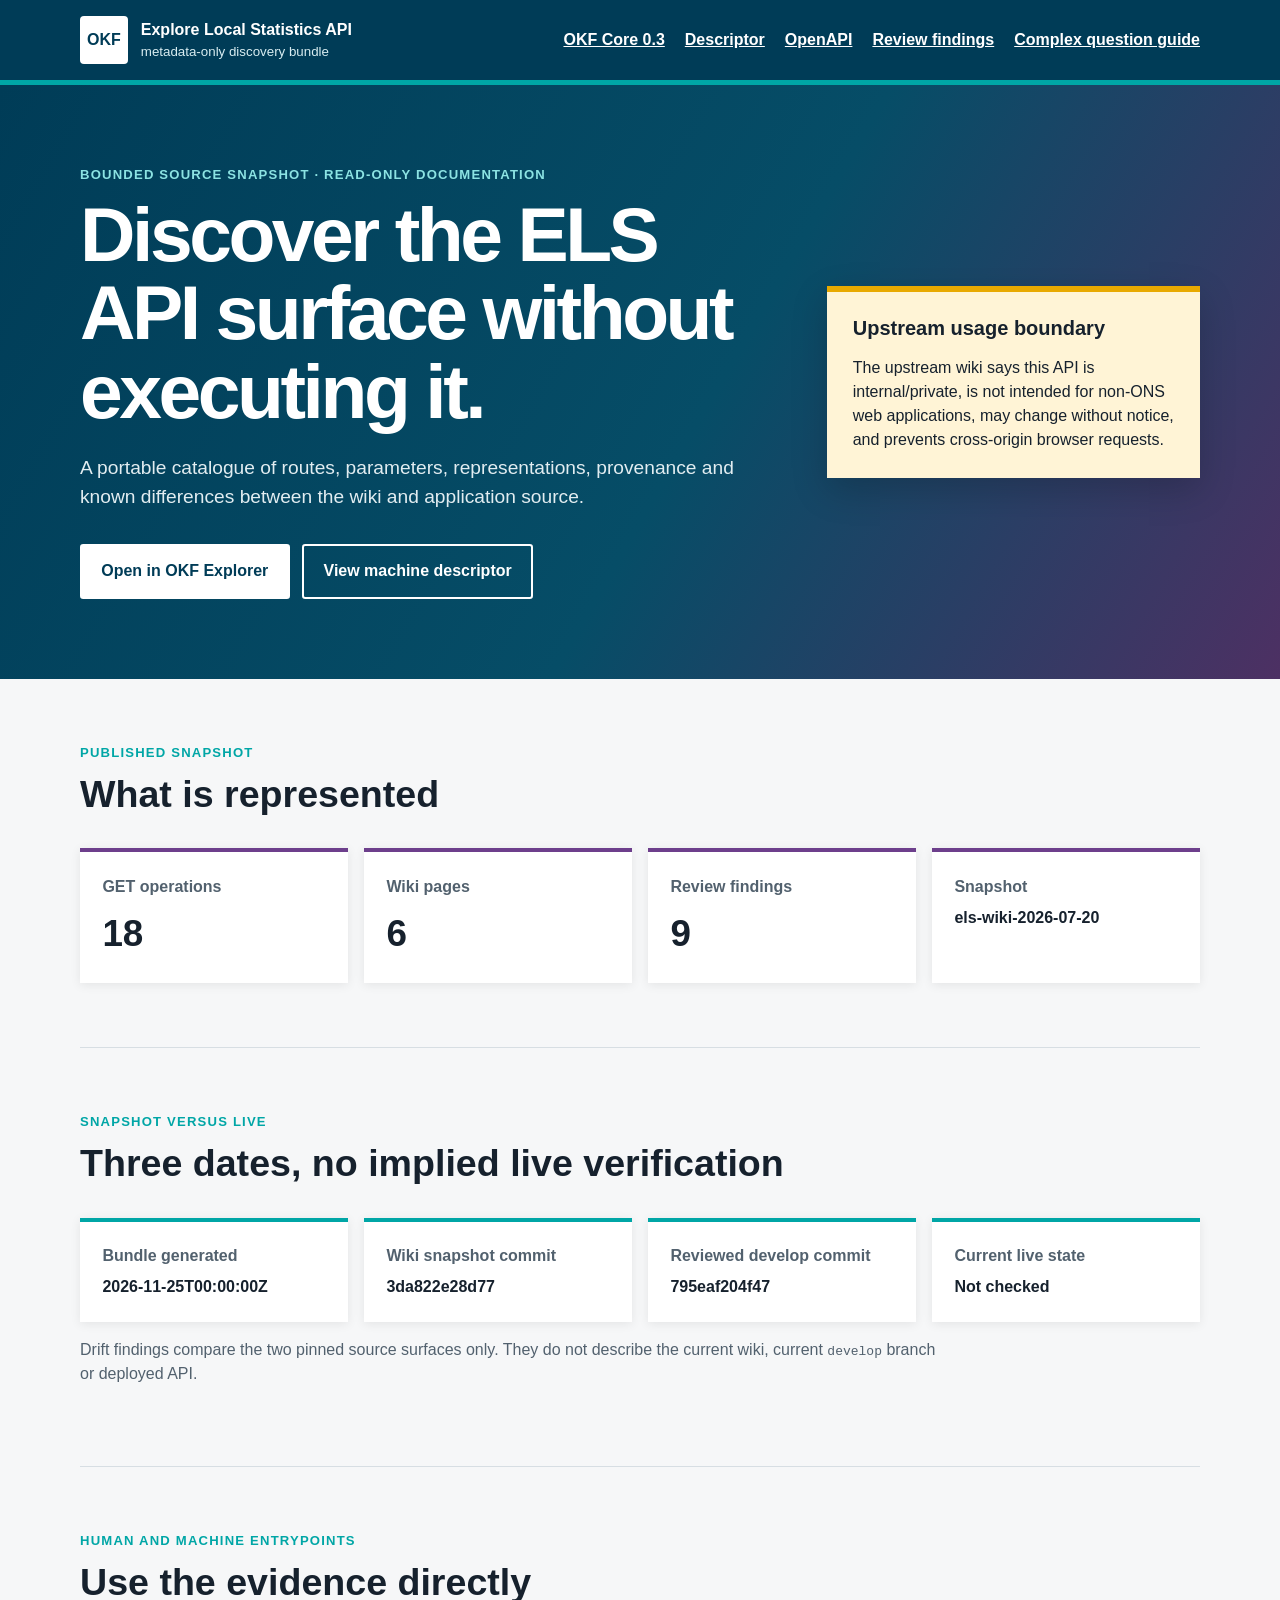
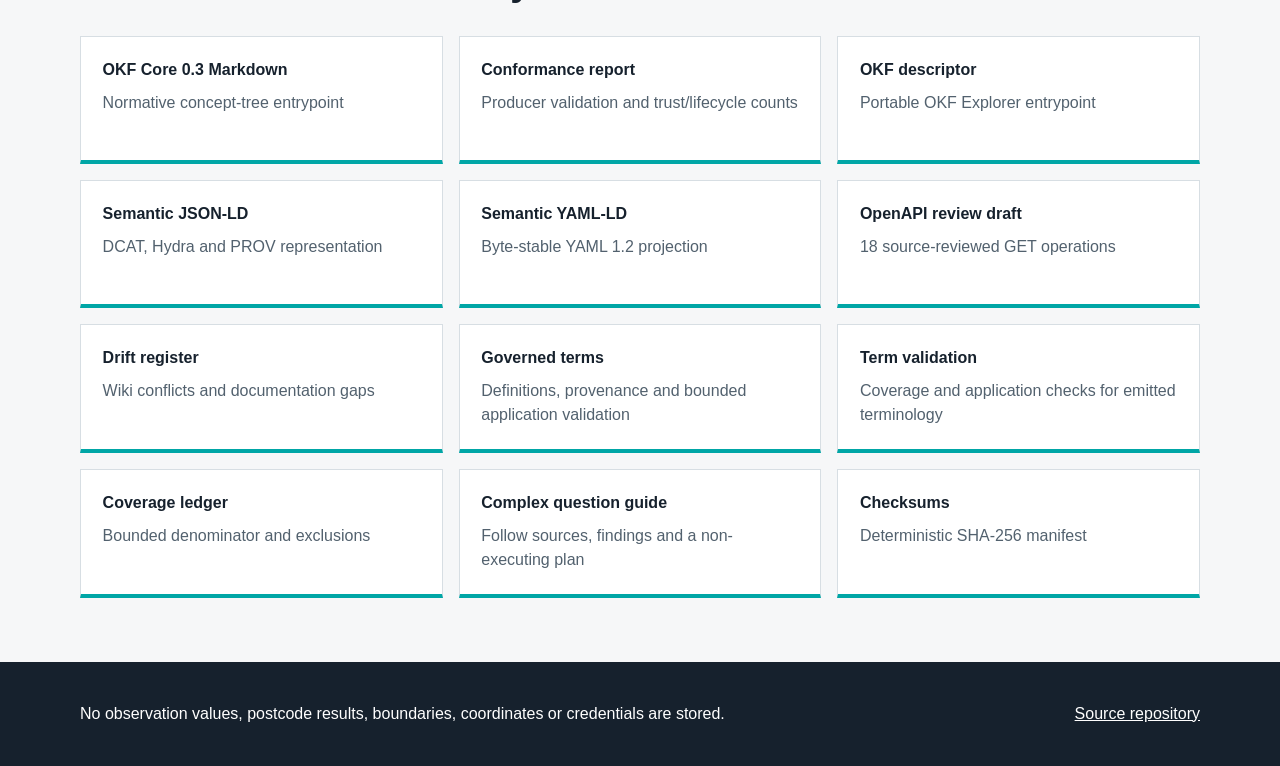
<file: bundle/index.html>
<!doctype html>
<html lang="en-GB">
<head>
  <meta charset="utf-8">
  <meta name="viewport" content="width=device-width, initial-scale=1">
  <meta name="description" content="Metadata-only OKF discovery bundle for the Explore Local Statistics internal API documentation.">
  <meta name="referrer" content="no-referrer">
  <meta http-equiv="Content-Security-Policy" content="default-src 'self'; style-src 'self'; img-src 'self'; object-src 'none'; base-uri 'self'; form-action 'none'">
  <title>Explore Local Statistics API · Open Knowledge Format</title>
  <link rel="stylesheet" href="site.css">
</head>
<body>
  <a class="skip-link" href="#main-content">Skip to bundle summary</a>
  <header class="site-header">
    <div class="shell header-inner">
      <a class="brand" href="./" aria-label="Explore Local Statistics API OKF home">
        <span class="brand-mark" aria-hidden="true">OKF</span>
        <span>
          <strong>Explore Local Statistics API</strong>
          <small>metadata-only discovery bundle</small>
        </span>
      </a>
      <nav aria-label="Bundle links">
        <a href="index.md">OKF Core 0.3</a>
        <a href="okf-explorer.json">Descriptor</a>
        <a href="data/openapi.json">OpenAPI</a>
        <a href="data/review/issues.json">Review findings</a>
        <a href="complex-question.html">Complex question guide</a>
      </nav>
    </div>
  </header>
  <main id="main-content">
    <section class="hero">
      <div class="shell hero-grid">
        <div>
          <p class="eyebrow">Bounded source snapshot · read-only documentation</p>
          <h1>Discover the ELS API surface without executing it.</h1>
          <p class="lede">
            A portable catalogue of routes, parameters, representations,
            provenance and known differences between the wiki and application source.
          </p>
          <div class="actions">
            <a class="button primary" href="https://chris-page-gov.github.io/okf-explorer/?bundle=https%3A%2F%2Fchris-page-gov.github.io%2Fokf-els-api%2Fokf-explorer.json%3Fversion%3D0.3.0" rel="noreferrer">
              Open in OKF Explorer
            </a>
            <a class="button secondary" href="okf-explorer.json">
              View machine descriptor
            </a>
          </div>
        </div>
        <aside class="warning" aria-labelledby="warning-title">
          <h2 id="warning-title">Upstream usage boundary</h2>
          <p>The upstream wiki says this API is internal/private, is not intended for non-ONS web applications, may change without notice, and prevents cross-origin browser requests.</p>
        </aside>
      </div>
    </section>
    <section class="shell summary" aria-labelledby="summary-title">
      <div>
        <p class="eyebrow">Published snapshot</p>
        <h2 id="summary-title">What is represented</h2>
      </div>
      <dl class="cards">
        <div><dt>GET operations</dt><dd>18</dd></div>
        <div><dt>Wiki pages</dt><dd>6</dd></div>
        <div><dt>Review findings</dt><dd>9</dd></div>
        <div><dt>Snapshot</dt><dd class="text-value">els-wiki-2026-07-20</dd></div>
      </dl>
    </section>
    <section class="shell temporal" aria-labelledby="temporal-title">
      <p class="eyebrow">Snapshot versus live</p>
      <h2 id="temporal-title">Three dates, no implied live verification</h2>
      <dl class="cards temporal-cards">
        <div><dt>Bundle generated</dt><dd class="text-value">2026-11-25T00:00:00Z</dd></div>
        <div><dt>Wiki snapshot commit</dt><dd class="text-value">3da822e28d77</dd></div>
        <div><dt>Reviewed develop commit</dt><dd class="text-value">795eaf204f47</dd></div>
        <div><dt>Current live state</dt><dd class="text-value">Not checked</dd></div>
      </dl>
      <p>
        Drift findings compare the two pinned source surfaces only. They do not
        describe the current wiki, current <code>develop</code> branch or deployed API.
      </p>
    </section>
    <section class="shell files" aria-labelledby="files-title">
      <p class="eyebrow">Human and machine entrypoints</p>
      <h2 id="files-title">Use the evidence directly</h2>
      <div class="file-grid">
        <a href="index.md"><strong>OKF Core 0.3 Markdown</strong><span>Normative concept-tree entrypoint</span></a>
        <a href="data/standards/okf-core-0.3.json"><strong>Conformance report</strong><span>Producer validation and trust/lifecycle counts</span></a>
        <a href="okf-explorer.json"><strong>OKF descriptor</strong><span>Portable OKF Explorer entrypoint</span></a>
        <a href="okf-bundle.jsonld"><strong>Semantic JSON-LD</strong><span>DCAT, Hydra and PROV representation</span></a>
        <a href="okf-bundle.yamlld"><strong>Semantic YAML-LD</strong><span>Byte-stable YAML 1.2 projection</span></a>
        <a href="data/openapi.json"><strong>OpenAPI review draft</strong><span>18 source-reviewed GET operations</span></a>
        <a href="data/review/issues.json"><strong>Drift register</strong><span>Wiki conflicts and documentation gaps</span></a>
        <a href="data/standards/terms.json"><strong>Governed terms</strong><span>Definitions, provenance and bounded application validation</span></a>
        <a href="data/standards/term-validation.json"><strong>Term validation</strong><span>Coverage and application checks for emitted terminology</span></a>
        <a href="data/coverage/ledger.json"><strong>Coverage ledger</strong><span>Bounded denominator and exclusions</span></a>
        <a href="complex-question.html"><strong>Complex question guide</strong><span>Follow sources, findings and a non-executing plan</span></a>
        <a href="checksums.json"><strong>Checksums</strong><span>Deterministic SHA-256 manifest</span></a>
      </div>
    </section>
  </main>
  <footer>
    <div class="shell">
      <p>No observation values, postcode results, boundaries, coordinates or credentials are stored.</p>
      <a href="https://github.com/chris-page-gov/okf-els-api">Source repository</a>
    </div>
  </footer>
</body>
</html>
</file>
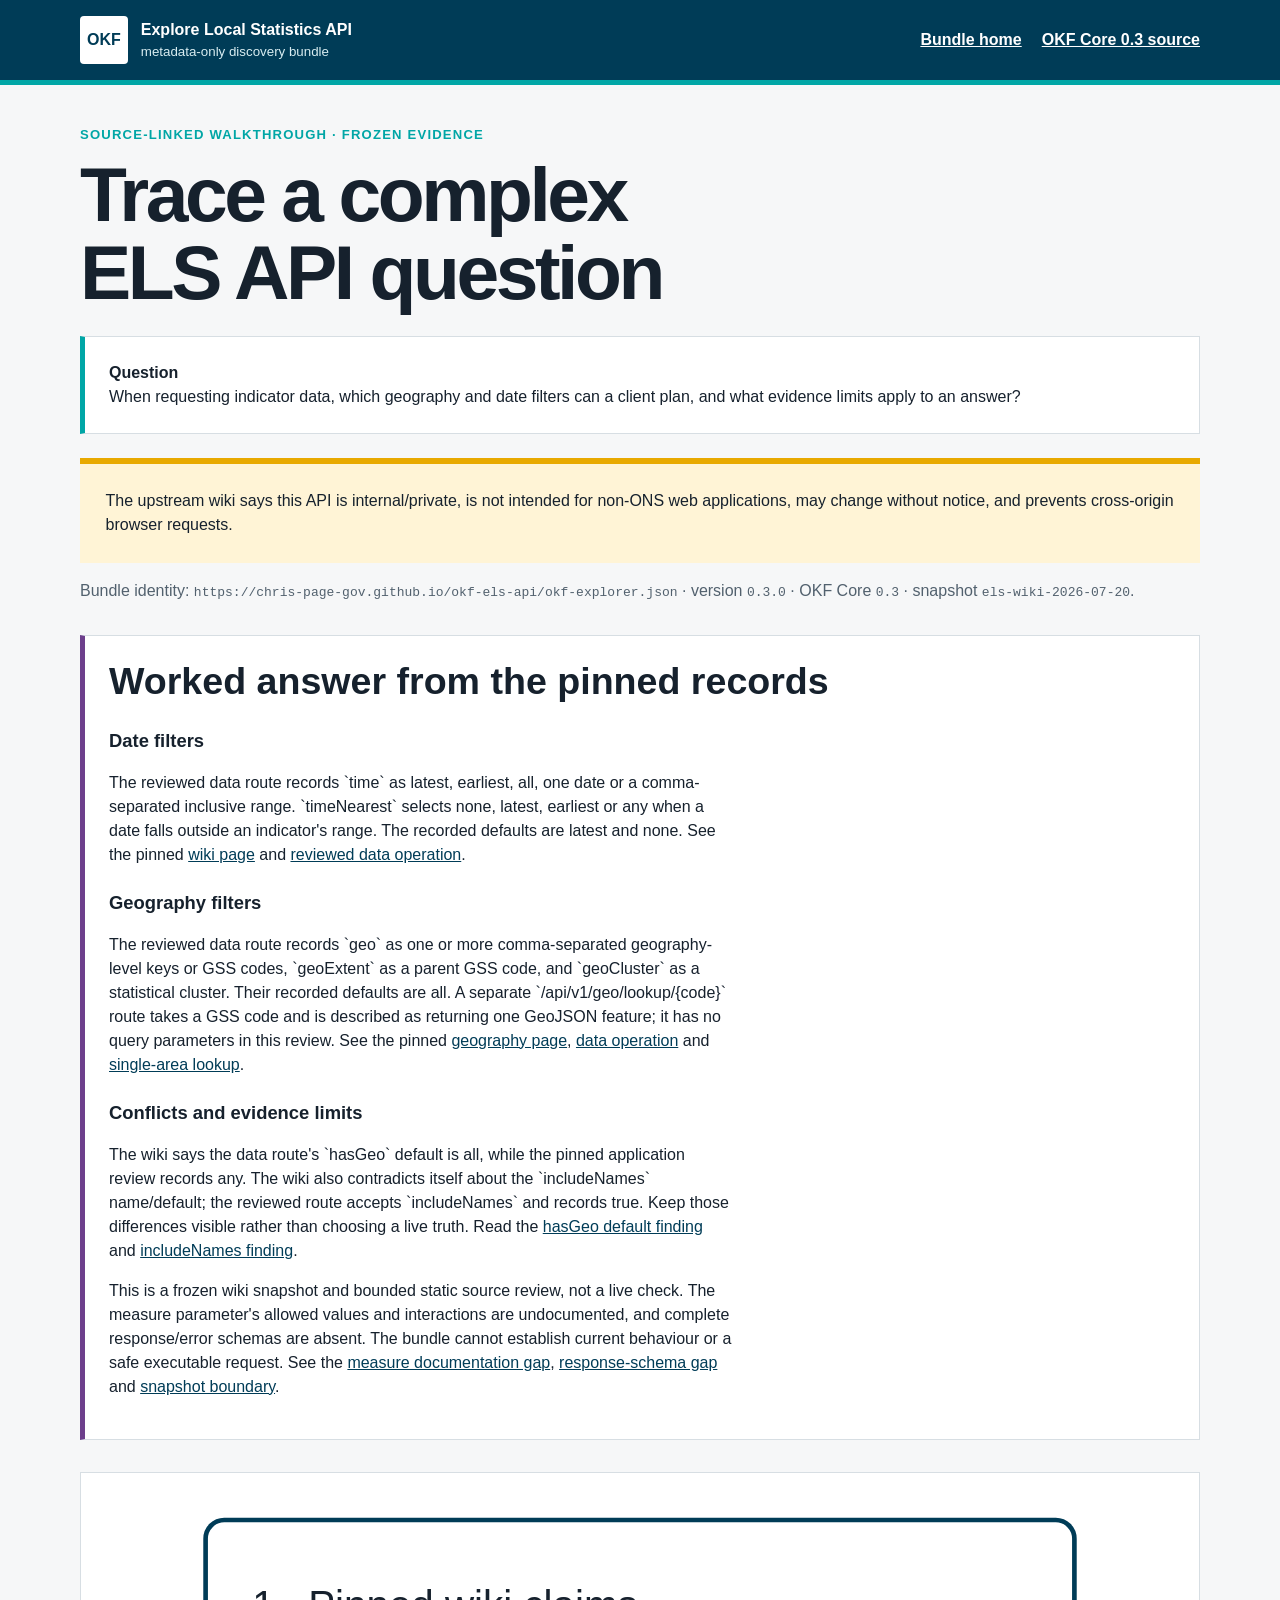
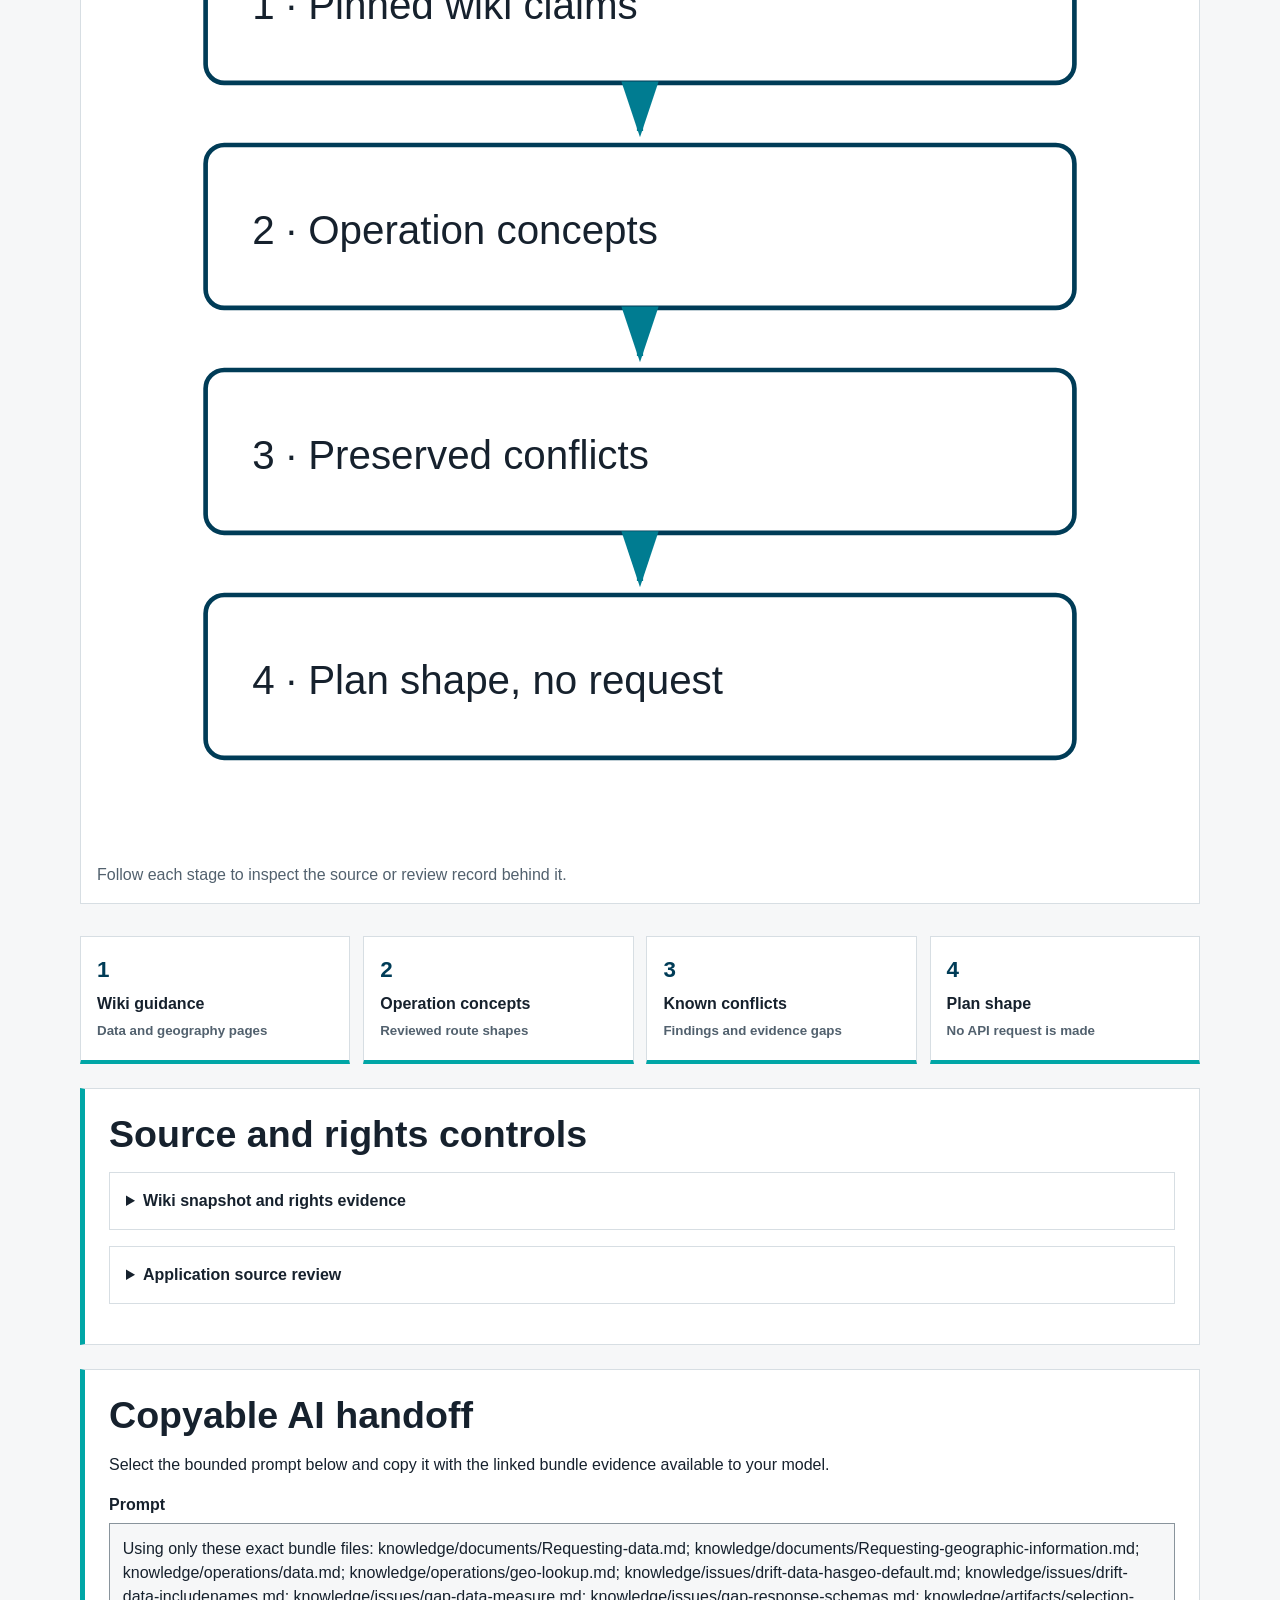
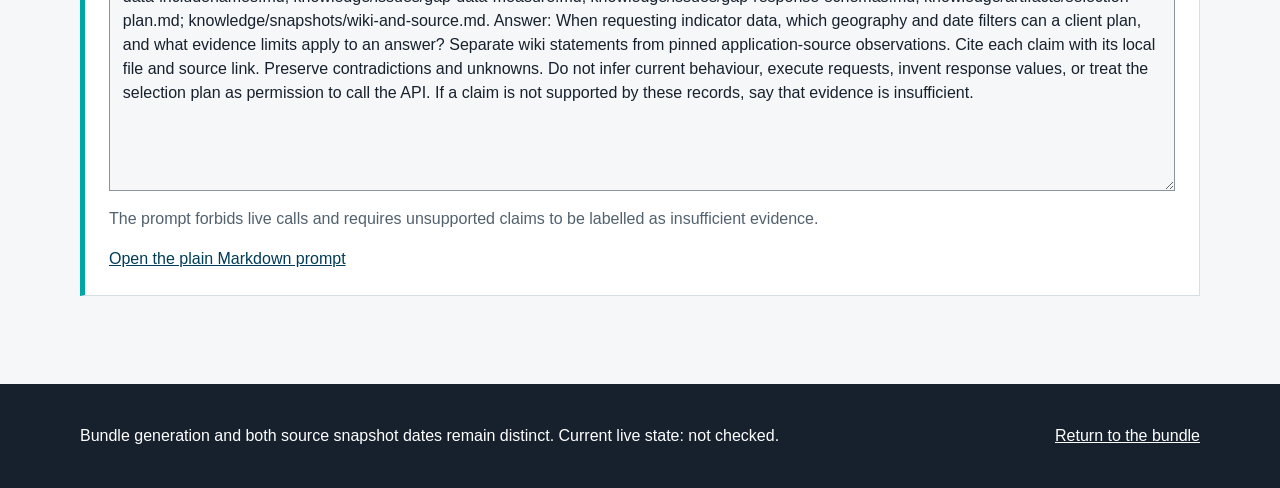
<file: bundle/complex-question.html>
<!doctype html>
<html lang="en-GB">
<head>
  <meta charset="utf-8">
  <meta name="viewport" content="width=device-width, initial-scale=1">
  <meta name="referrer" content="no-referrer">
  <meta http-equiv="Content-Security-Policy" content="default-src 'self'; style-src 'self'; img-src 'self'; object-src 'none'; base-uri 'self'; form-action 'none'">
  <title>Trace a complex ELS API question</title>
  <link rel="stylesheet" href="site.css">
</head>
<body class="question-page">
  <a class="skip-link" href="#main-content">Skip to the evidence guide</a>
  <header class="site-header"><div class="shell header-inner">
    <a class="brand" href="./"><span class="brand-mark" aria-hidden="true">OKF</span><span><strong>Explore Local Statistics API</strong><small>metadata-only discovery bundle</small></span></a>
    <nav aria-label="Bundle links"><a href="index.html">Bundle home</a><a href="index.md">OKF Core 0.3 source</a></nav>
  </div></header>
  <main id="main-content" class="shell question-main">
    <p class="eyebrow">Source-linked walkthrough · frozen evidence</p>
    <h1>Trace a complex ELS API question</h1>
    <p class="question-callout"><strong>Question</strong><br>When requesting indicator data, which geography and date filters can a client plan, and what evidence limits apply to an answer?</p>
    <p class="warning question-warning">The upstream wiki says this API is internal/private, is not intended for non-ONS web applications, may change without notice, and prevents cross-origin browser requests.</p>
    <p class="bundle-identity">Bundle identity: <code>https://chris-page-gov.github.io/okf-els-api/okf-explorer.json</code> · version <code>0.3.0</code> · OKF Core <code>0.3</code> · snapshot <code>els-wiki-2026-07-20</code>.</p>
    <section aria-labelledby="answer-title" class="worked-answer">
      <h2 id="answer-title">Worked answer from the pinned records</h2>
      <h3>Date filters</h3>
      <p>The reviewed data route records `time` as latest, earliest, all, one date or a comma-separated inclusive range. `timeNearest` selects none, latest, earliest or any when a date falls outside an indicator&#x27;s range. The recorded defaults are latest and none. See the pinned <a href="knowledge/documents/Requesting-data.md">wiki page</a> and <a href="knowledge/operations/data.md">reviewed data operation</a>.</p>
      <h3>Geography filters</h3>
      <p>The reviewed data route records `geo` as one or more comma-separated geography-level keys or GSS codes, `geoExtent` as a parent GSS code, and `geoCluster` as a statistical cluster. Their recorded defaults are all. A separate `/api/v1/geo/lookup/{code}` route takes a GSS code and is described as returning one GeoJSON feature; it has no query parameters in this review. See the pinned <a href="knowledge/documents/Requesting-geographic-information.md">geography page</a>, <a href="knowledge/operations/data.md">data operation</a> and <a href="knowledge/operations/geo-lookup.md">single-area lookup</a>.</p>
      <h3>Conflicts and evidence limits</h3>
      <p>The wiki says the data route&#x27;s `hasGeo` default is all, while the pinned application review records any. The wiki also contradicts itself about the `includeNames` name/default; the reviewed route accepts `includeNames` and records true. Keep those differences visible rather than choosing a live truth. Read the <a href="knowledge/issues/drift-data-hasgeo-default.md">hasGeo default finding</a> and <a href="knowledge/issues/drift-data-includenames.md">includeNames finding</a>.</p>
      <p>This is a frozen wiki snapshot and bounded static source review, not a live check. The measure parameter&#x27;s allowed values and interactions are undocumented, and complete response/error schemas are absent. The bundle cannot establish current behaviour or a safe executable request. See the <a href="knowledge/issues/gap-data-measure.md">measure documentation gap</a>, <a href="knowledge/issues/gap-response-schemas.md">response-schema gap</a> and <a href="knowledge/snapshots/wiki-and-source.md">snapshot boundary</a>.</p>
    </section>
    <figure class="question-diagram">
      <img src="knowledge/artifacts/complex-question.svg" alt="Four linked evidence stages: pinned wiki claims, operation concepts, preserved conflicts and a non-executing plan shape.">
      <figcaption>Follow each stage to inspect the source or review record behind it.</figcaption>
    </figure>
    <nav class="evidence-controls" aria-label="Evidence stages">
      <a href="knowledge/documents/Requesting-data.md"><span>1</span><strong>Wiki guidance</strong><small>Data and geography pages</small></a>
      <a href="knowledge/operations/data.md"><span>2</span><strong>Operation concepts</strong><small>Reviewed route shapes</small></a>
      <a href="knowledge/issues/index.md"><span>3</span><strong>Known conflicts</strong><small>Findings and evidence gaps</small></a>
      <a href="knowledge/artifacts/selection-plan.md"><span>4</span><strong>Plan shape</strong><small>No API request is made</small></a>
    </nav>
    <section aria-labelledby="source-title" class="source-panel">
      <h2 id="source-title">Source and rights controls</h2>
      <details><summary>Wiki snapshot and rights evidence</summary>
        <p><a href="https://github.com/ONSdigital/explore-local-statistics-app/wiki">Pinned ELS wiki</a>, commit <code>3da822e28d775f1213d328573da34aba8278d79f</code>.</p>
        <p>The wiki has no separate licence file. The associated application repository licenses software and associated documentation under MIT. <a href="https://github.com/ONSdigital/explore-local-statistics-app/blob/develop/LICENSE.md">View associated licence evidence</a>.</p>
      </details>
      <details><summary>Application source review</summary>
        <p>Static review pinned to application commit <code>795eaf204f47986f6be248a63f857a42afe4fdf2</code>. This does not establish current application or live service behaviour.</p>
        <p><a href="knowledge/snapshots/wiki-and-source.md">Read the complete snapshot boundary</a>.</p>
      </details>
    </section>
    <section aria-labelledby="handoff-title" class="handoff-panel">
      <h2 id="handoff-title">Copyable AI handoff</h2>
      <p>Select the bounded prompt below and copy it with the linked bundle evidence available to your model.</p>
      <label for="handoff-prompt">Prompt</label>
      <textarea id="handoff-prompt" readonly rows="10" spellcheck="false">Using only these exact bundle files: knowledge/documents/Requesting-data.md; knowledge/documents/Requesting-geographic-information.md; knowledge/operations/data.md; knowledge/operations/geo-lookup.md; knowledge/issues/drift-data-hasgeo-default.md; knowledge/issues/drift-data-includenames.md; knowledge/issues/gap-data-measure.md; knowledge/issues/gap-response-schemas.md; knowledge/artifacts/selection-plan.md; knowledge/snapshots/wiki-and-source.md. Answer: When requesting indicator data, which geography and date filters can a client plan, and what evidence limits apply to an answer? Separate wiki statements from pinned application-source observations. Cite each claim with its local file and source link. Preserve contradictions and unknowns. Do not infer current behaviour, execute requests, invent response values, or treat the selection plan as permission to call the API. If a claim is not supported by these records, say that evidence is insufficient.</textarea>
      <p class="boundary-note">The prompt forbids live calls and requires unsupported claims to be labelled as insufficient evidence.</p>
      <a href="knowledge/artifacts/ai-handoff.md">Open the plain Markdown prompt</a>
    </section>
  </main>
  <footer><div class="shell"><p>Bundle generation and both source snapshot dates remain distinct. Current live state: not checked.</p><a href="./">Return to the bundle</a></div></footer>
</body>
</html>
</file>
<file: bundle/site.css>
* { box-sizing: border-box; }
:root {
  color-scheme: light;
  --ink: #16212d;
  --muted: #52616e;
  --paper: #f6f7f8;
  --white: #ffffff;
  --blue: #003c57;
  --cyan: #00a6a6;
  --purple: #6d3f8c;
  --line: #d7dee3;
  --warning: #fff4d6;
}
html { font-family: Arial, Helvetica, sans-serif; color: var(--ink); background: var(--paper); }
body { margin: 0; line-height: 1.5; }
a { color: var(--blue); }
a:focus, button:focus { outline: 3px solid #ffbf47; outline-offset: 3px; }
.shell { width: min(1120px, calc(100% - 2rem)); margin: 0 auto; }
.skip-link { position: absolute; left: -9999px; top: 0; padding: .75rem 1rem; background: var(--white); z-index: 10; }
.skip-link:focus { left: 1rem; top: 1rem; }
.site-header { color: var(--white); background: var(--blue); border-bottom: 5px solid var(--cyan); }
.header-inner { min-height: 5rem; display: flex; align-items: center; justify-content: space-between; gap: 2rem; }
.brand { display: flex; align-items: center; gap: .8rem; color: var(--white); text-decoration: none; }
.brand-mark { display: grid; place-items: center; width: 3rem; height: 3rem; font-weight: 800; color: var(--blue); background: var(--white); border-radius: .25rem; }
.brand strong, .brand small { display: block; }
.brand small { color: #d8edf1; }
nav { display: flex; flex-wrap: wrap; gap: 1.25rem; }
nav a { color: var(--white); font-weight: 700; }
.hero { padding: 5rem 0; color: var(--white); background: linear-gradient(120deg, #003c57 0%, #064d67 55%, #4d3063 100%); }
.hero-grid { display: grid; grid-template-columns: minmax(0, 1.5fr) minmax(18rem, .8fr); gap: 3rem; align-items: center; }
.eyebrow { margin: 0 0 .65rem; color: var(--cyan); font-size: .82rem; font-weight: 800; letter-spacing: .09em; text-transform: uppercase; }
.hero .eyebrow { color: #8ce3e3; }
h1 { max-width: 16ch; margin: 0; font-size: clamp(2.5rem, 6vw, 4.8rem); line-height: 1.02; letter-spacing: -.045em; }
h2 { margin: 0; font-size: clamp(1.7rem, 3vw, 2.35rem); line-height: 1.15; }
.lede { max-width: 42rem; margin: 1.5rem 0 0; color: #e2edf1; font-size: 1.2rem; }
.actions { display: flex; flex-wrap: wrap; gap: .8rem; margin-top: 2rem; }
.button { display: inline-block; padding: .85rem 1.2rem; border: 2px solid var(--white); border-radius: .2rem; font-weight: 800; text-decoration: none; }
.button.primary { color: var(--blue); background: var(--white); }
.button.secondary { color: var(--white); }
.warning { padding: 1.6rem; color: var(--ink); background: var(--warning); border-top: 6px solid #e8a900; box-shadow: 0 12px 34px rgb(0 0 0 / .18); }
.warning h2 { font-size: 1.25rem; }
.warning p { margin-bottom: 0; }
.summary, .temporal, .files { padding-top: 4rem; padding-bottom: 4rem; }
.cards { display: grid; grid-template-columns: repeat(4, 1fr); gap: 1rem; margin: 2rem 0 0; }
.cards div { min-width: 0; padding: 1.4rem; background: var(--white); border-top: 4px solid var(--purple); box-shadow: 0 2px 10px rgb(0 0 0 / .08); }
.cards dt { color: var(--muted); font-weight: 700; }
.cards dd { margin: .45rem 0 0; font-size: 2.3rem; font-weight: 800; }
.cards .text-value { overflow-wrap: anywhere; font-size: 1rem; }
.temporal { border-top: 1px solid var(--line); }
.temporal-cards div { border-top-color: var(--cyan); }
.temporal > p:last-child { max-width: 54rem; color: var(--muted); }
.files { border-top: 1px solid var(--line); }
.file-grid { display: grid; grid-template-columns: repeat(3, 1fr); gap: 1rem; margin-top: 2rem; }
.file-grid a { min-height: 8rem; padding: 1.35rem; color: var(--ink); background: var(--white); border: 1px solid var(--line); border-bottom: 4px solid var(--cyan); text-decoration: none; }
.file-grid a:hover { border-bottom-color: var(--purple); transform: translateY(-2px); }
.file-grid strong, .file-grid span { display: block; }
.file-grid span { margin-top: .55rem; color: var(--muted); }
footer { padding: 2.5rem 0; color: var(--white); background: var(--ink); }
footer .shell { display: flex; justify-content: space-between; gap: 2rem; }
footer a { color: var(--white); }
footer p { margin: 0; }
.bundle-identity { color: var(--muted); overflow-wrap: anywhere; }
.worked-answer { margin: 2rem 0; padding: 1.5rem; background: var(--white); border: 1px solid var(--line); border-left: 5px solid var(--purple); }
.worked-answer h2 { margin-bottom: 1.5rem; }
.worked-answer h3 { margin: 1.4rem 0 .4rem; font-size: 1.15rem; }
.worked-answer p { max-width: 70ch; }
.question-main { padding-top: 2.5rem; padding-bottom: 4rem; }
.question-main h1 { margin-bottom: 1.5rem; }
.question-callout, .source-panel, .handoff-panel { margin: 1.5rem 0; padding: 1.5rem; background: var(--white); border: 1px solid var(--line); border-left: 5px solid var(--cyan); }
.question-warning { color: var(--ink); box-shadow: none; }
.question-diagram { margin: 2rem 0; padding: 1rem; background: var(--white); border: 1px solid var(--line); }
.question-diagram img { display: block; width: 100%; height: auto; }
.question-diagram figcaption { margin-top: .75rem; color: var(--muted); }
.evidence-controls { display: grid; grid-template-columns: repeat(4, minmax(0, 1fr)); gap: .8rem; }
.evidence-controls a { display: flex; min-height: 8rem; flex-direction: column; gap: .35rem; padding: 1rem; color: var(--ink); background: var(--white); border: 1px solid var(--line); border-bottom: 4px solid var(--cyan); text-decoration: none; }
.evidence-controls a span { color: var(--blue); font-size: 1.4rem; font-weight: 800; }
.evidence-controls a small { color: var(--muted); }
.source-panel details { margin: 1rem 0; padding: 1rem; border: 1px solid var(--line); }
.source-panel summary { cursor: pointer; font-weight: 700; }
.handoff-panel label { display: block; margin-bottom: .4rem; font-weight: 700; }
.handoff-panel textarea { display: block; width: 100%; min-height: 14rem; padding: .8rem; color: var(--ink); background: #f6f7f8; border: 1px solid #89949c; font: inherit; }
.boundary-note { color: var(--muted); }
@media (max-width: 760px) {
  .header-inner, footer .shell { align-items: flex-start; flex-direction: column; padding: 1rem 0; }
  .hero { padding: 3.5rem 0; }
  .hero-grid { grid-template-columns: 1fr; }
  .cards { grid-template-columns: repeat(2, 1fr); }
  .file-grid { grid-template-columns: 1fr; }
  .evidence-controls { grid-template-columns: repeat(2, minmax(0, 1fr)); }
  .question-main { padding-top: 1.5rem; }
  .question-diagram { padding: .5rem; }
}
@media (max-width: 440px) {
  .cards { grid-template-columns: 1fr; }
  .evidence-controls { grid-template-columns: 1fr; }
  .question-callout, .source-panel, .handoff-panel { padding: 1rem; }
}
</file>
